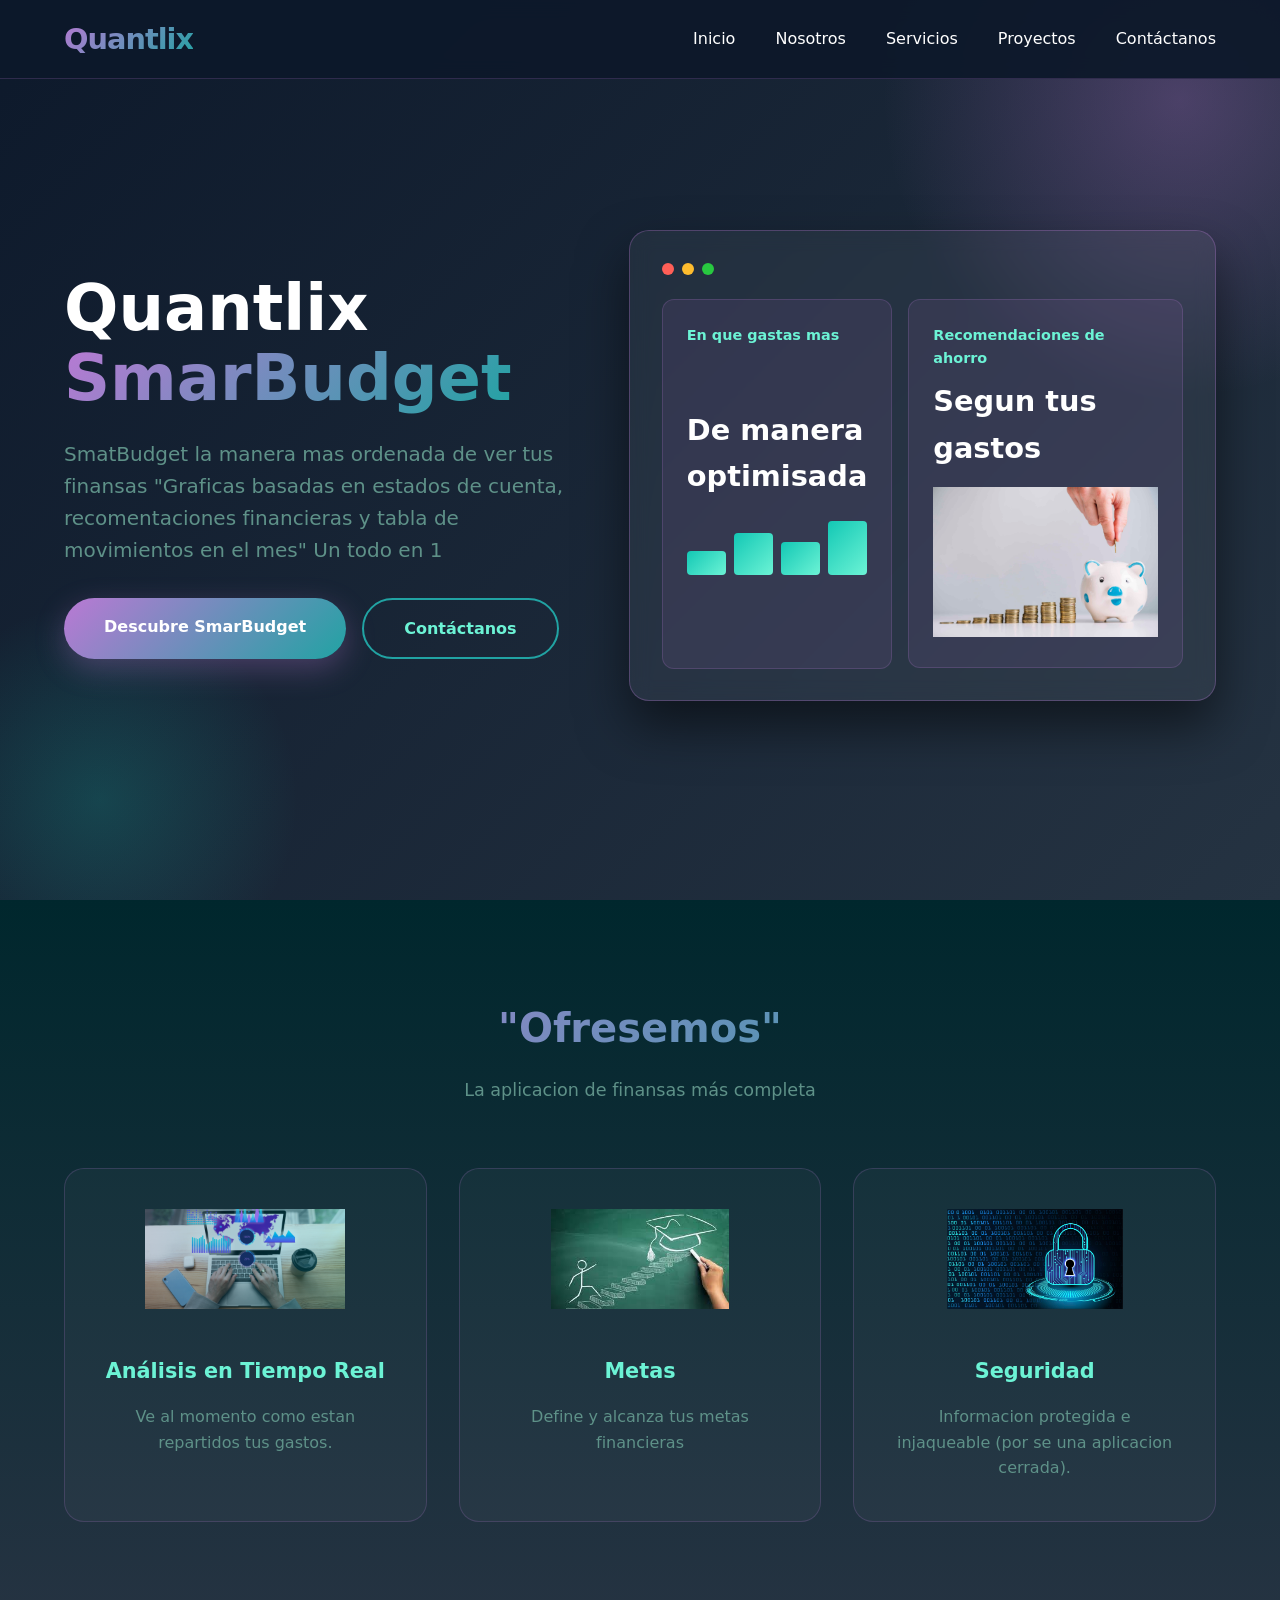
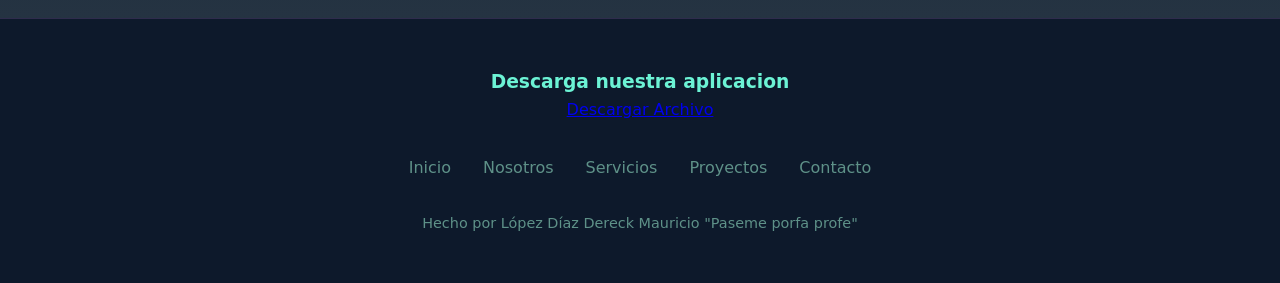
<file: index.html>
<!DOCTYPE html>
<html lang="es">
<head>
    <meta charset="UTF-8">
    <meta name="viewport" content="width=device-width, initial-scale=1.0">
    <title>Quantlix - SmarBudget | Gestión Financiera</title>
    <link rel="stylesheet" href="style.css">
</head>
<body>

    <nav>
        <div class="nav-container">
            <div class="logo">Quantlix</div>
            <ul class="nav-links">
                <li><a href="index.html" class="active">Inicio</a></li>
                <li><a href="nosotros.html">Nosotros</a></li>
                <li><a href="servisios.html">Servicios</a></li>
                <li><a href="proyectos.html">Proyectos</a></li>
                <li><a href="contacto.html">Contáctanos</a></li>
            </ul>
        </div>
    </nav>

    <section class="hero">
        <div class="hero-content">
            <div class="hero-text">
                <h1>Quantlix <span>SmarBudget</span></h1>
                <p>SmatBudget la manera mas ordenada de ver tus finansas "Graficas basadas en estados de cuenta, recomentaciones financieras y tabla de movimientos en el mes" Un todo en 1</p>
                <div class="cta-buttons">
                    <a href="proyectos.html" class="btn btn-primary">Descubre SmarBudget</a>
                    <a href="contacto.html" class="btn btn-secondary">Contáctanos</a>
                </div>
            </div>
            <div class="hero-visual">
                <div class="dashboard-mockup">
                    <div class="mockup-header">
                        <div class="dot dot-1"></div>
                        <div class="dot dot-2"></div>
                        <div class="dot dot-3"></div>
                    </div>
                    <div class="mockup-content">
                        <div class="mockup-card">
                            <h4>En que gastas mas</h4>
                            <br><br>
                            <div class="amount">De manera optimisada</div>
                            <div class="chart-bar">
                                <div class="bar" style="height: 40%"></div>
                                <div class="bar" style="height: 70%"></div>
                                <div class="bar" style="height: 55%"></div>
                                <div class="bar" style="height: 90%"></div>
                            </div>
                        </div>
                        <div class="mockup-card">
                            <h4>Recomendaciones de ahorro</h4>
                            <div class="amount">Segun tus gastos</div>
                            <div style="margin-top: 1rem; color: #6CF3D5; font-size: 0.9rem;"><img src="img/human-hand-inserting-coin-piggybank-scaled-1.jpg" height=150px></div>
                        </div>
                    </div>
                </div>
            </div>
        </div>
    </section>

    <section class="features-section">
        <div class="section-title">
            <h2>"Ofresemos"</h2>
            <p>La aplicacion de finansas más completa</p>
        </div>
        <div class="features-grid">
            <div class="feature-card">
                <div class="feature-icon"><img src="img/Blog_imagen_articulo-2.png" height="100px" alt=""></div>
                <h3>Análisis en Tiempo Real</h3>
                <p>Ve al momento como estan repartidos tus gastos.</p>
            </div>
            <div class="feature-card">
                <div class="feature-icon"><img src="img/images.jfif" height="100px" alt=""></div>
                <h3>Metas</h3>
                <p>Define y alcanza tus metas financieras</p>
            </div>
            <div class="feature-card">
                <div class="feature-icon"><img src="img/¿Cuales-son-los-3-pilares-de-la-seguridad-informatica-scaled.webp" height="100px" alt=""></div>
                <h3>Seguridad</h3>
                <p>Informacion protegida e injaqueable (por se una aplicacion cerrada).</p>
            </div>
        </div>
    </section>

    <footer>
        <div class="footer-content">
            <h3 class="descarga""">Descarga nuestra aplicacion</h3>
            <a href="Practica 1.zip" download="">Descargar Archivo</a>
            <ul class="footer-links">
                <li><a href="index.html">Inicio</a></li>
                <li><a href="nosotros.html">Nosotros</a></li>
                <li><a href="servisios.html">Servicios</a></li>
                <li><a href="proyectos.html">Proyectos</a></li>
                <li><a href="contacto.html">Contacto</a></li>
            </ul>
            <p class="copyright">Hecho por López Díaz Dereck Mauricio "Paseme porfa profe"</p>
        </div>
    </footer>

</body>
</html>
</file>
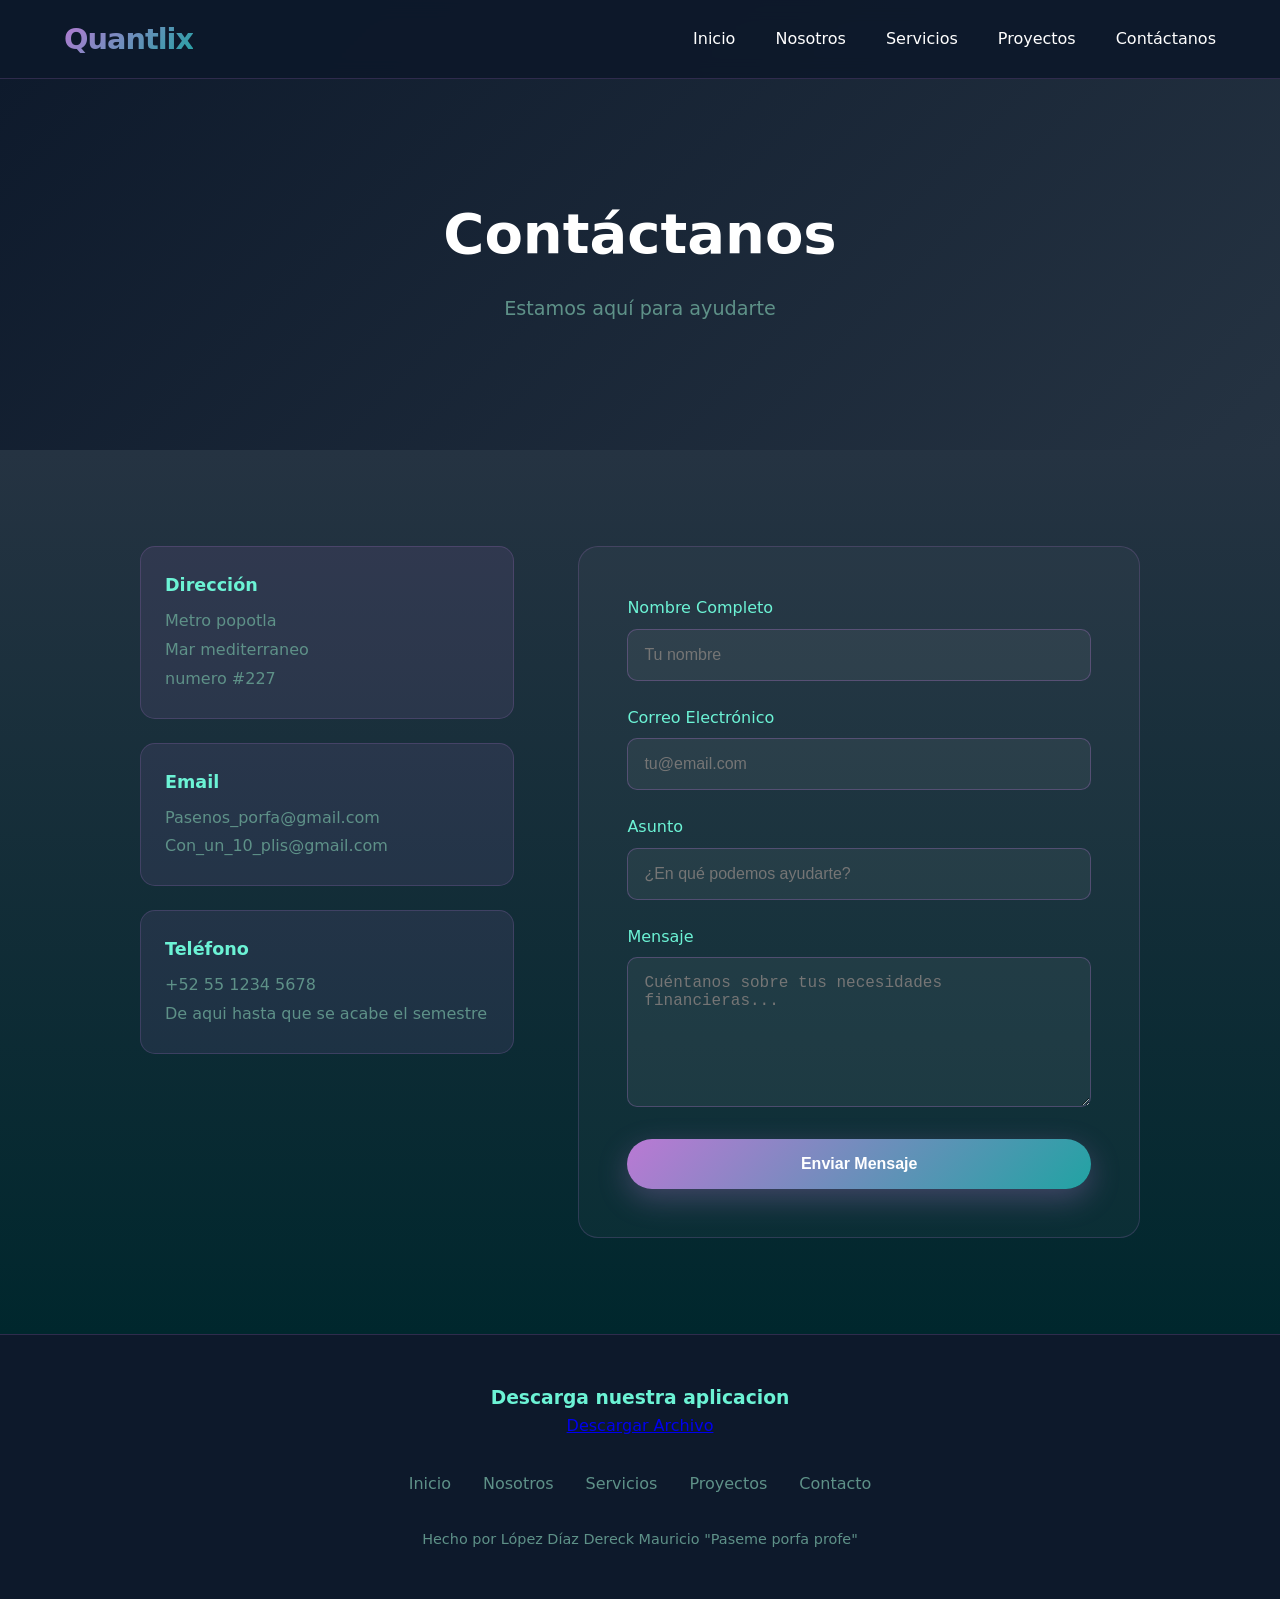
<file: contacto.html>
<!DOCTYPE html>
<html lang="es">
<head>
    <meta charset="UTF-8">
    <meta name="viewport" content="width=device-width, initial-scale=1.0">
    <title>Contáctanos - Quantlix</title>
    <link rel="stylesheet" href="style.css">
</head>
<body>

    <nav>
        <div class="nav-container">
            <div class="logo">Quantlix</div>
            <ul class="nav-links">
                <li><a href="index.html">Inicio</a></li>
                <li><a href="nosotros.html">Nosotros</a></li>
                <li><a href="servisios.html">Servicios</a></li>
                <li><a href="proyectos.html">Proyectos</a></li>
                <li><a href="contacto.html" class="active">Contáctanos</a></li>
            </ul>
        </div>
    </nav>

    <section class="page-header">
        <div class="page-header-content">
            <h1>Contáctanos</h1>
            <p>Estamos aquí para ayudarte</p>
        </div>
    </section>

    <section class="contact-section">
        <div class="contact-container">
            <div class="contact-info">
                <div class="info-card">
                    <h3>Dirección</h3>
                    <p>Metro popotla<br>
                    Mar mediterraneo<br>
                    numero #227</p>
                </div>
                <div class="info-card">
                    <h3>Email</h3>
                    <p>Pasenos_porfa@gmail.com<br>
                    Con_un_10_plis@gmail.com</p>
                </div>
                <div class="info-card">
                    <h3>Teléfono</h3>
                    <p>+52 55 1234 5678<br>
                    De aqui hasta que se acabe el semestre</p>
                </div>
            </div>

            <form class="contact-form" onsubmit="event.preventDefault(); alert('¡Mensaje enviado! Te contactaremos pronto.');">
                <div class="form-group">
                    <label for="name">Nombre Completo</label>
                    <input type="text" id="name" name="name" required placeholder="Tu nombre">
                </div>
                <div class="form-group">
                    <label for="email">Correo Electrónico</label>
                    <input type="email" id="email" name="email" required placeholder="tu@email.com">
                </div>
                <div class="form-group">
                    <label for="subject">Asunto</label>
                    <input type="text" id="subject" name="subject" required placeholder="¿En qué podemos ayudarte?">
                </div>
                <div class="form-group">
                    <label for="message">Mensaje</label>
                    <textarea id="message" name="message" required placeholder="Cuéntanos sobre tus necesidades financieras..."></textarea>
                </div>
                <button type="submit" class="btn btn-primary" style="width: 100%;">Enviar Mensaje</button>
            </form>
        </div>
    </section>

    <footer>
        <div class="footer-content">
            <h3 class="descarga""">Descarga nuestra aplicacion</h3>
            <a href="Practica 1.zip" download="">Descargar Archivo</a>
            <ul class="footer-links">
                <li><a href="index.html">Inicio</a></li>
                <li><a href="nosotros.html">Nosotros</a></li>
                <li><a href="servisios.html">Servicios</a></li>
                <li><a href="proyectos.html">Proyectos</a></li>
                <li><a href="contacto.html">Contacto</a></li>
            </ul>
            <p class="copyright">Hecho por López Díaz Dereck Mauricio "Paseme porfa profe"</p>
        </div>
    </footer>

</body>
</html>
</file>
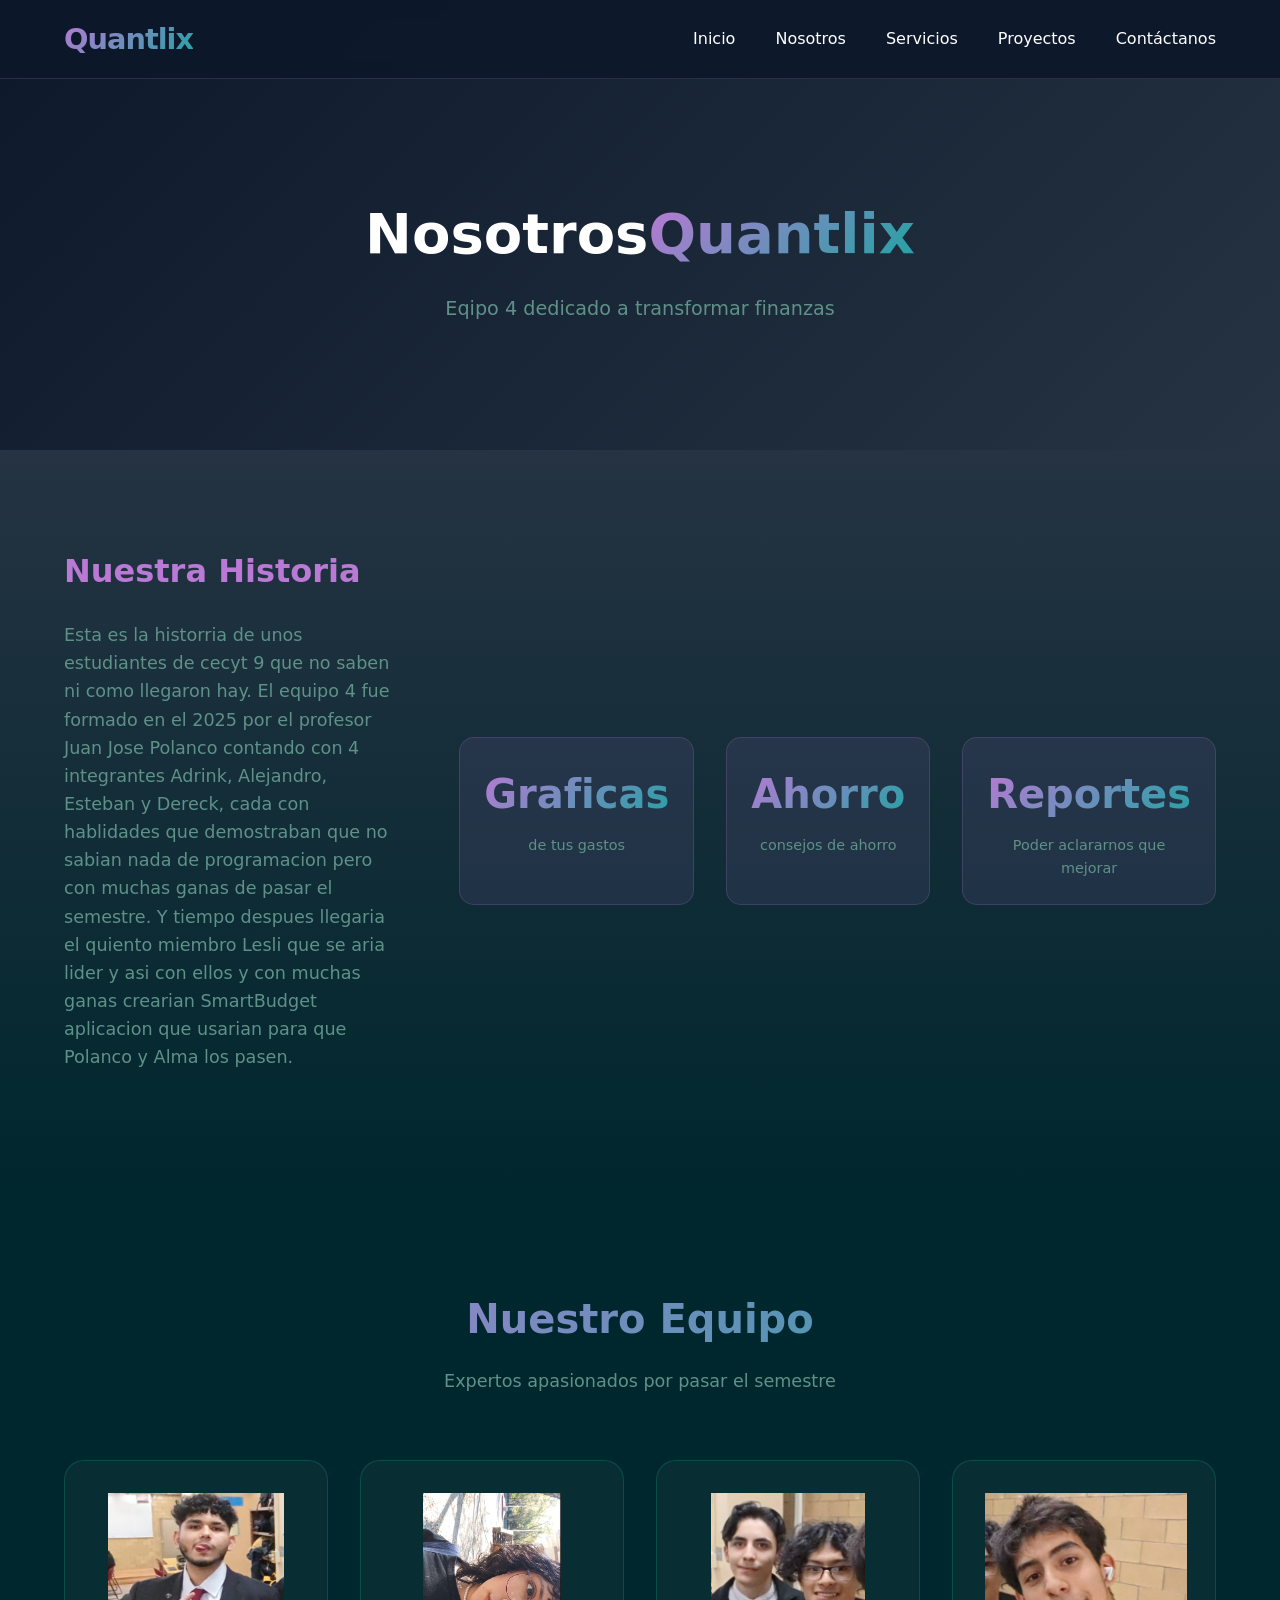
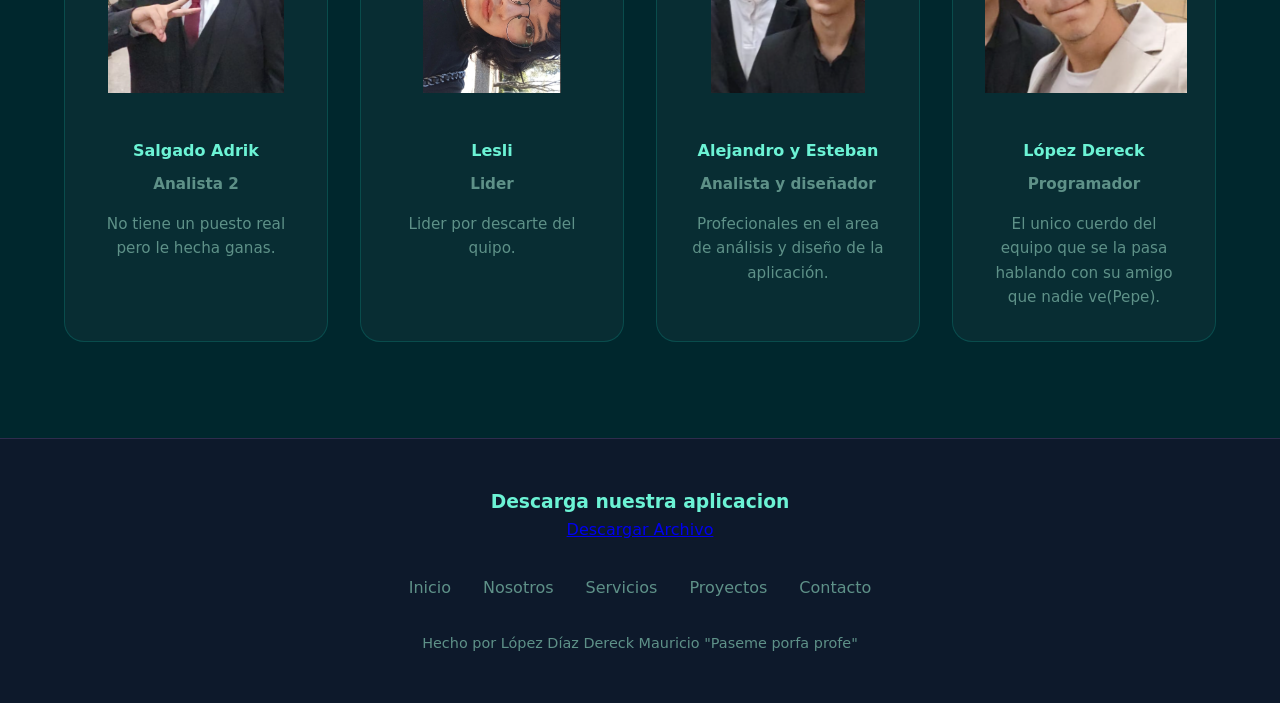
<file: nosotros.html>
<!DOCTYPE html>
<html lang="es">
<head>
    <meta charset="UTF-8">
    <meta name="viewport" content="width=device-width, initial-scale=1.0">
    <title>Nosotros - Quantlix</title>
    <link rel="stylesheet" href="style.css">
</head>
<body>

    <nav>
        <div class="nav-container">
            <div class="logo">Quantlix</div>
            <ul class="nav-links">
                <li><a href="index.html">Inicio</a></li>
                <li><a href="nosotros.html" class="active">Nosotros</a></li>
                <li><a href="servisios.html">Servicios</a></li>
                <li><a href="proyectos.html">Proyectos</a></li>
                <li><a href="contacto.html">Contáctanos</a></li>
            </ul>
        </div>
    </nav>

    <section class="page-header">
        <div class="page-header-content">
            <h1>Nosotros<span>Quantlix</span></h1>
            <p>Eqipo 4 dedicado a transformar finanzas</p>
        </div>
    </section>

    <section class="about-section">
        <div class="about-grid">
            <div class="about-text">
                <h3>Nuestra Historia</h3>
                <p>
                    Esta es la historria de unos estudiantes de cecyt 9 que no saben ni como llegaron hay.
                    El equipo 4 fue formado en el 2025 por el profesor Juan Jose Polanco contando con 4 integrantes Adrink, Alejandro, Esteban y Dereck, cada con hablidades que demostraban que no sabian nada de programacion pero con muchas ganas de pasar el semestre. Y tiempo despues llegaria el quiento miembro Lesli que se aria lider y asi con ellos y con muchas ganas crearian SmartBudget aplicacion que usarian para que Polanco y Alma los pasen.
                </p>
            </div>
            <div class="about-visual">
                <div class="stats">
                    <div class="stat-item">
                        <div class="stat-number">Graficas</div>
                        <div class="stat-label">de tus gastos</div>
                    </div>
                    <div class="stat-item">
                        <div class="stat-number">Ahorro</div>
                        <div class="stat-label">consejos de ahorro</div>
                    </div>
                    <div class="stat-item">
                        <div class="stat-number">Reportes</div>
                        <div class="stat-label">Poder aclararnos que mejorar</div>
                    </div>
                </div>
            </div>
        </div>
    </section>

    <section class="team-section">
        <div class="section-title">
            <h2>Nuestro Equipo</h2>
            <p>Expertos apasionados por pasar el semestre</p>
        </div>
        <div class="team-grid">
            <div class="team-card">
                <div class="team-avatar"><img src="img/Captura de pantalla 2026-04-13 215719.png" height="200px" alt=""></div>
                <h4>Salgado Adrik</h4>
                <p class="team-role">Analista 2</p>
                <p>No tiene un puesto real pero le hecha ganas.</p>
            </div>
            <div class="team-card">
                <div class="team-avatar"><img src="img/les.png" height="200px" alt=""></div>
                <h4>Lesli</h4>
                <p class="team-role">Lider</p>
                <p>Lider por descarte del quipo.</p>
            </div>
            <div class="team-card">
                <div class="team-avatar"><img src="img/Esteban y ale.png" height="200px" alt=""></div>
                <h4>Alejandro y Esteban</h4>
                <p class="team-role">Analista y diseñador</p>
                <p>Profecionales en el area de análisis y diseño de la aplicación.</p>
            </div>
            <div class="team-card">
                <div class="team-avatar"><img src="img/poyo.png" height="200px" alt=""></div>
                <h4>López Dereck</h4>
                <p class="team-role">Programador</p>
                <p>El unico cuerdo del equipo que se la pasa hablando con su amigo que nadie ve(Pepe).</p>
            </div>
        </div>
    </section>

    <footer>
        <h3 class="descarga""">Descarga nuestra aplicacion</h3>
            <a href="Practica 1.zip" download="">Descargar Archivo</a>
            <ul class="footer-links">
                <li><a href="index.html">Inicio</a></li>
                <li><a href="nosotros.html">Nosotros</a></li>
                <li><a href="servisios.html">Servicios</a></li>
                <li><a href="proyectos.html">Proyectos</a></li>
                <li><a href="contacto.html">Contacto</a></li>
            </ul>
            <p class="copyright">Hecho por López Díaz Dereck Mauricio "Paseme porfa profe"</p>
        </div>
    </footer>

</body>
</html>
</file>
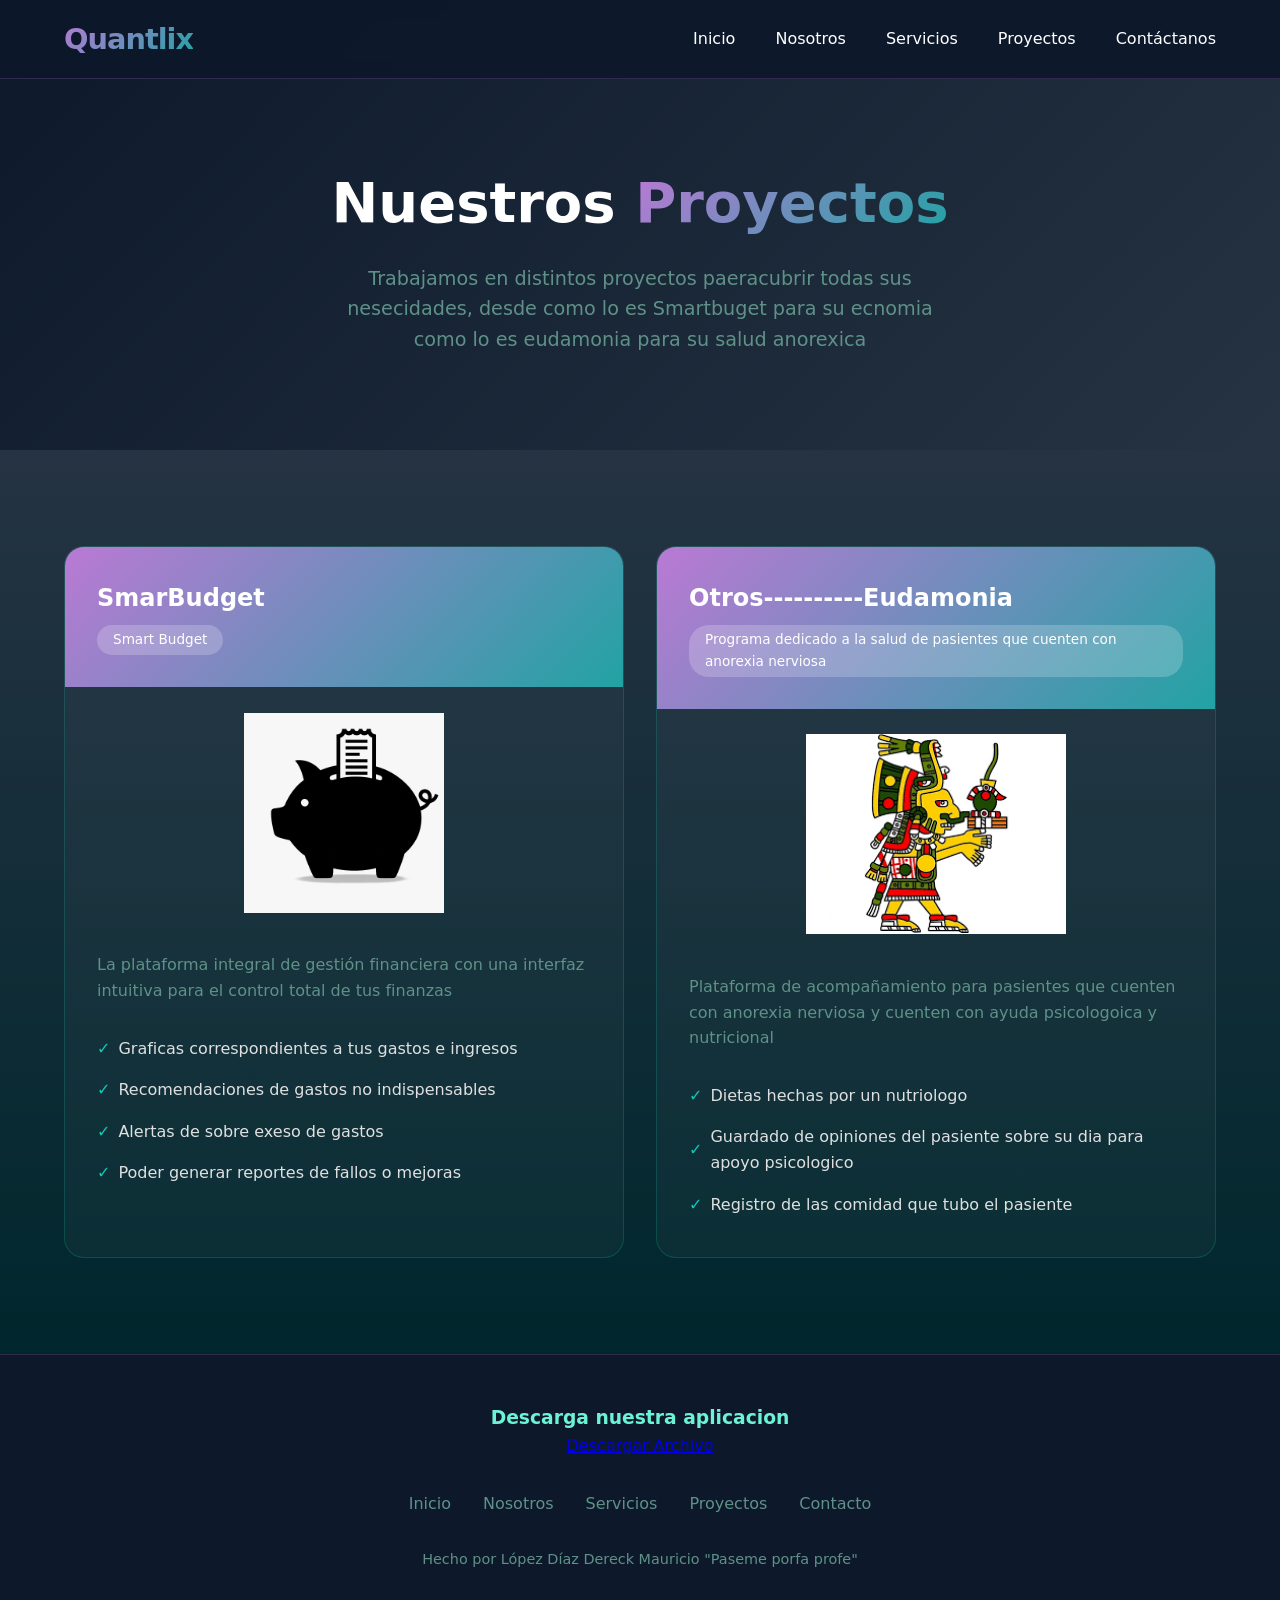
<file: proyectos.html>
<!DOCTYPE html>
<html lang="es">
<head>
    <meta charset="UTF-8">
    <meta name="viewport" content="width=device-width, initial-scale=1.0">
    <title>Proyectos - Quantlix</title>
    <link rel="stylesheet" href="style.css">
</head>
<body>

    <nav>
        <div class="nav-container">
            <div class="logo">Quantlix</div>
            <ul class="nav-links">
                <li><a href="index.html">Inicio</a></li>
                <li><a href="nosotros.html">Nosotros</a></li>
                <li><a href="servisios.html">Servicios</a></li>
                <li><a href="proyectos.html" class="active">Proyectos</a></li>
                <li><a href="contacto.html">Contáctanos</a></li>
            </ul>
        </div>
    </nav>

    <section class="page-header">
        <div class="page-header-content">
            <h1>Nuestros <span>Proyectos</span></h1>
            <p>Trabajamos en distintos proyectos paeracubrir todas sus nesecidades, desde como lo es Smartbuget para su ecnomia como lo es eudamonia para su salud anorexica</p>
        </div>
    </section>

    <section class="projects-section">
        <div class="projects-grid">
            <div class="project-card">
                <div class="project-header">
                    <h3>SmarBudget</h3>
                    <span class="project-tag">Smart Budget</span>
                </div>
                <br>
                <div class="mar" class="feature-icon"><img src="img/Multimedia.jpg" height="200px" alt=""></div>
                <div class="project-body">
                    <p>La plataforma integral de gestión financiera con una interfaz intuitiva para el control total de tus finanzas</p>
                    <ul class="project-features">
                        <li>Graficas correspondientes a tus gastos e ingresos</li>
                        <li>Recomendaciones de gastos no indispensables</li>
                        <li>Alertas de sobre exeso de gastos</li>
                        <li>Poder generar reportes de fallos o mejoras</li>
                    </ul>
                </div>
            </div>
            <div class="project-card">
                <div class="project-header">
                    <h3>Otros----------Eudamonia</h3>
                    <span class="project-tag">Programa dedicado a la salud de pasientes que cuenten con anorexia nerviosa</span>
                </div>
                <br>
                <div class="mar" class="feature-icon"><img src="img/images.png" height="200px" alt=""></div>
                <div class="project-body">
                    <p>
                        Plataforma de acompañamiento para pasientes que cuenten con anorexia nerviosa y cuenten con ayuda psicologoica y nutricional
                    </p>
                    <ul class="project-features">
                        <li>Dietas hechas por un nutriologo</li>
                        <li>Guardado de opiniones del pasiente sobre su dia para apoyo psicologico</li>
                        <li>Registro de las comidad que tubo el pasiente</li>
                    </ul>
                </div>
            </div>


        </div>
    </section>

    <footer>
        <div class="footer-content">
            <h3 class="descarga""">Descarga nuestra aplicacion</h3>
            <a href="Practica 1.zip" download="">Descargar Archivo</a>
            <ul class="footer-links">
                <li><a href="index.html">Inicio</a></li>
                <li><a href="nosotros.html">Nosotros</a></li>
                <li><a href="servisios.html">Servicios</a></li>
                <li><a href="proyectos.html">Proyectos</a></li>
                <li><a href="contacto.html">Contacto</a></li>
            </ul>
            <p class="copyright">Hecho por López Díaz Dereck Mauricio "Paseme porfa profe"</p>        
        </div>
    </footer>

</body>
</html>
</file>
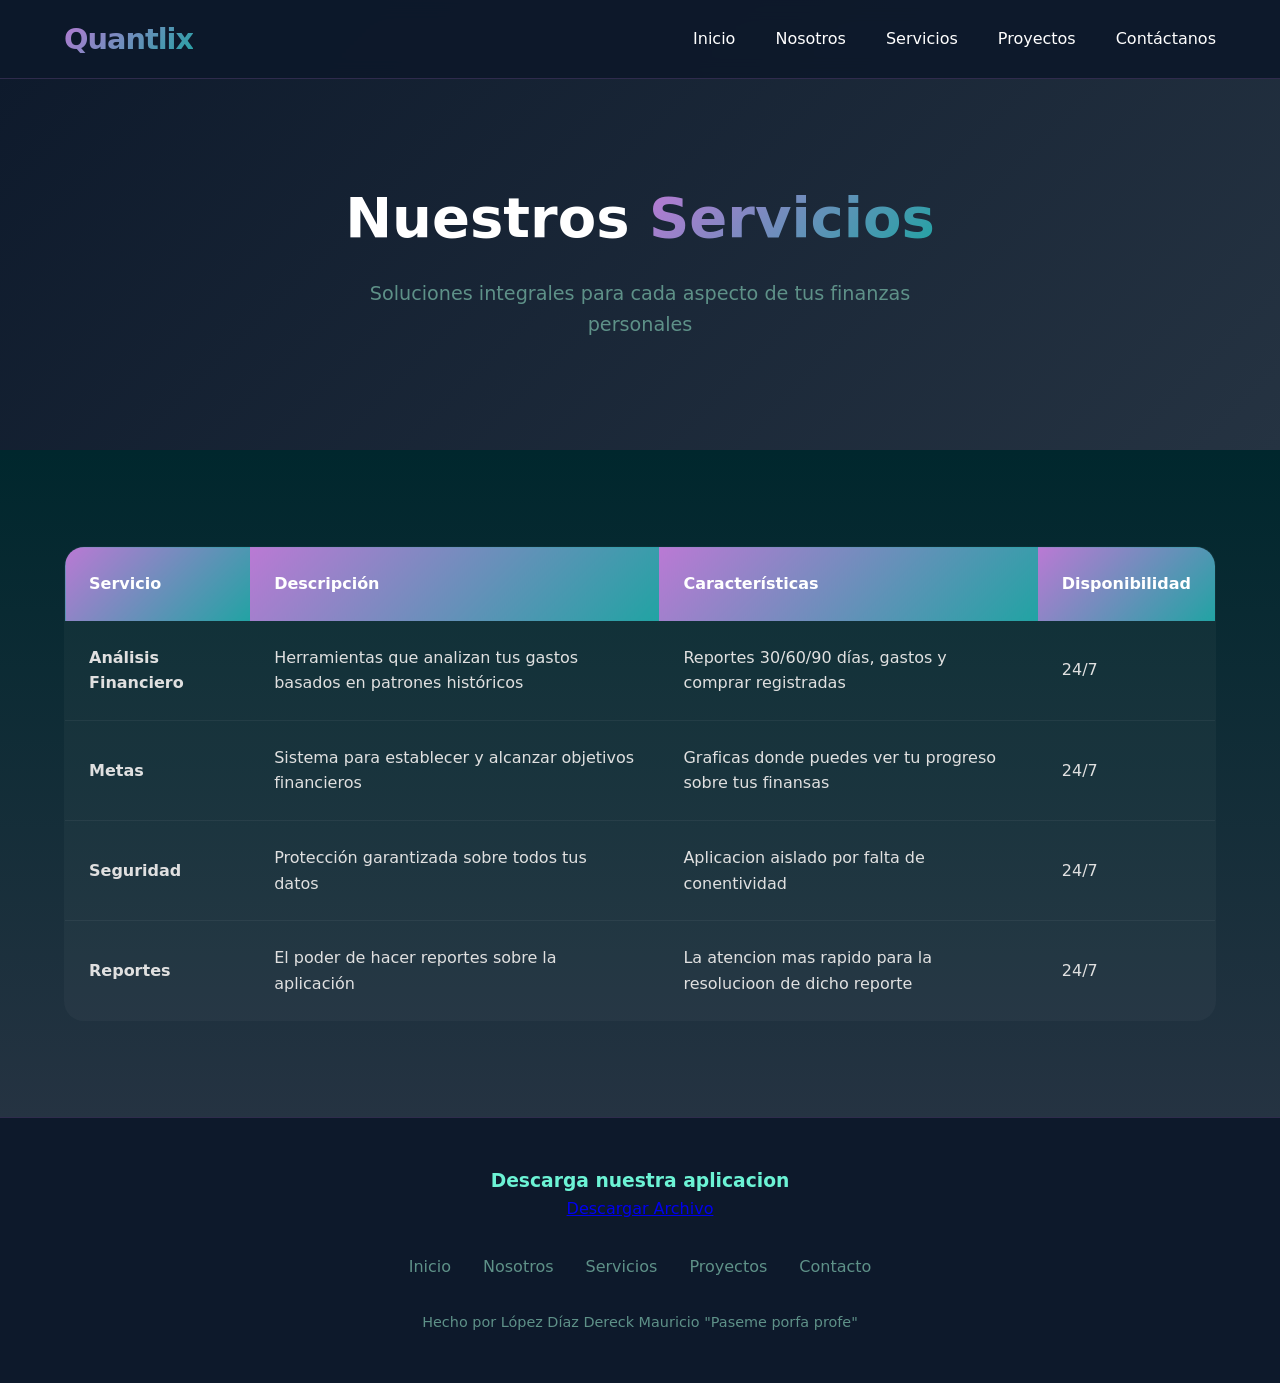
<file: servisios.html>
<!DOCTYPE html>
<html lang="es">
<head>
    <meta charset="UTF-8">
    <meta name="viewport" content="width=device-width, initial-scale=1.0">
    <title>Servicios - Quantlix</title>
    <link rel="stylesheet" href="style.css">
</head>
<body>

    <nav>
        <div class="nav-container">
            <div class="logo">Quantlix</div>
            <ul class="nav-links">
                <li><a href="index.html">Inicio</a></li>
                <li><a href="nosotros.html">Nosotros</a></li>
                <li><a href="servisios.html" class="active">Servicios</a></li>
                <li><a href="proyectos.html">Proyectos</a></li>
                <li><a href="contacto.html">Contáctanos</a></li>
            </ul>
        </div>
    </nav>

    <section class="page-header">
        <div class="page-header-content">
            <h1>Nuestros <span>Servicios</span></h1>
            <p>Soluciones integrales para cada aspecto de tus finanzas personales</p>
        </div>
    </section>

    <section class="services-section">
        <table class="services-table">
            <thead>
                <tr>
                    <th>Servicio</th>
                    <th>Descripción</th>
                    <th>Características</th>
                    <th>Disponibilidad</th>
                </tr>
            </thead>
            <tbody>
                <tr>
                    <td>
                        <strong>Análisis Financiero</strong>
                    </td>
                    <td>Herramientas que analizan tus gastos basados en patrones históricos</td>
                    <td>Reportes 30/60/90 días, gastos y comprar registradas</td>
                    <td>24/7</td>
                </tr>
                <tr>
                    <td>
                        <strong>Metas</strong>
                    </td>
                    <td>Sistema para establecer y alcanzar objetivos financieros</td>
                    <td>Graficas donde puedes ver tu progreso sobre tus finansas</td>
                    <td>24/7</td>
                </tr>
                <tr>
                    <td>
                        <strong>Seguridad</strong>
                    </td>
                    <td>Protección garantizada sobre todos tus datos</td>
                    <td>Aplicacion aislado por falta de conentividad</td>
                    <td>24/7</td>
                </tr>
                <tr>
                    <td>
                        <strong>Reportes</strong>
                    </td>
                    <td>El poder de hacer reportes sobre la aplicación</td>
                    <td>La atencion mas rapido para la resolucioon de dicho reporte</td>
                    <td>24/7</td>
                </tr>
            </tbody>
        </table>
    </section>

    <footer>
        <div class="footer-content">
            <h3 class="descarga""">Descarga nuestra aplicacion</h3>
            <a href="Practica 1.zip" download="">Descargar Archivo</a>
            <ul class="footer-links">
                <li><a href="index.html">Inicio</a></li>
                <li><a href="nosotros.html">Nosotros</a></li>
                <li><a href="servisios.html">Servicios</a></li>
                <li><a href="proyectos.html">Proyectos</a></li>
                <li><a href="contacto.html">Contacto</a></li>
            </ul>
            <p class="copyright">Hecho por López Díaz Dereck Mauricio "Paseme porfa profe"</p>
        </div>
    </footer>

</body>
</html>
</file>
<file: style.css>
* {
    margin: 0;
    padding: 0;
    box-sizing: border-box;
}

:root {
    --primary-purple: #BA79D4;
    --primary-teal: #21A3A3;
    --accent-teal: #13C8B5;
    --light-teal: #6CF3D5;
    --dark-blue: #2B364A;
    --sage: #5E9188;
    --deep-teal: #3E5954;
    --near-black: #00272D;
    --navy: #253342;
    --charcoal: #232226;
    --black-blue: #0D192B;
    
    --gradient-1: linear-gradient(135deg, #BA79D4 0%, #21A3A3 100%);
    --gradient-2: linear-gradient(135deg, #13C8B5 0%, #6CF3D5 100%);
    --gradient-dark: linear-gradient(135deg, #0D192B 0%, #253342 100%);
}

body {
    font-family: 'Segoe UI', system-ui, -apple-system, sans-serif;
    background-color: var(--near-black);
    color: #ffffff;
    line-height: 1.6;
    overflow-x: hidden;
}

nav {
    position: fixed;
    top: 0;
    width: 100%;
    background: rgba(13, 25, 43, 0.95);
    backdrop-filter: blur(10px);
    z-index: 1000;
    padding: 1rem 5%;
    border-bottom: 1px solid rgba(186, 121, 212, 0.2);
}

.mar{
    margin: auto;
    text-align: center;
}

.descarga{
    color: #6CF3D5;
}

a-href{
    color: #5E9188;
}

.nav-container {
    max-width: 1400px;
    margin: 0 auto;
    display: flex;
    justify-content: space-between;
    align-items: center;
}

.logo {
    font-size: 1.8rem;
    font-weight: 800;
    background: var(--gradient-1);
    -webkit-background-clip: text;
    -webkit-text-fill-color: transparent;
    background-clip: text;
    letter-spacing: -1px;
}

.nav-links {
    display: flex;
    gap: 2.5rem;
    list-style: none;
}

.nav-links a {
    color: #fff;
    text-decoration: none;
    font-weight: 500;
}

.nav-links a:hover {
    color: var(--light-teal);
}

.hero {
    min-height: 100vh;
    display: flex;
    align-items: center;
    justify-content: center;
    background: var(--gradient-dark);
    position: relative;
    overflow: hidden;
    padding: 6rem 5% 4rem;
}

.hero::before {
    content: '';
    position: absolute;
    width: 600px;
    height: 600px;
    background: radial-gradient(circle, rgba(186, 121, 212, 0.3) 0%, transparent 70%);
    top: -200px;
    right: -200px;
}

.hero::after {
    content: '';
    position: absolute;
    width: 400px;
    height: 400px;
    background: radial-gradient(circle, rgba(19, 200, 181, 0.2) 0%, transparent 70%);
    bottom: -100px;
    left: -100px;
}

.hero-content {
    max-width: 1400px;
    display: grid;
    grid-template-columns: 1fr 1fr;
    gap: 4rem;
    align-items: center;
    position: relative;
    z-index: 1;
}

.hero-text h1 {
    font-size: 4rem;
    font-weight: 800;
    line-height: 1.1;
    margin-bottom: 1.5rem;
}

.hero-text h1 span {
    background: var(--gradient-1);
    -webkit-background-clip: text;
    -webkit-text-fill-color: transparent;
    background-clip: text;
}

.hero-text p {
    font-size: 1.25rem;
    color: var(--sage);
    margin-bottom: 2rem;
}

.cta-buttons {
    display: flex;
    gap: 1rem;
}

.btn {
    padding: 1rem 2.5rem;
    border-radius: 50px;
    font-weight: 600;
    text-decoration: none;
    cursor: pointer;
    border: none;
    font-size: 1rem;
}

.btn-primary {
    background: var(--gradient-1);
    color: white;
    box-shadow: 0 10px 30px rgba(186, 121, 212, 0.3);
}

.btn-secondary {
    background: transparent;
    border: 2px solid var(--primary-teal);
    color: var(--light-teal);
}

.btn-secondary:hover {
    background: var(--primary-teal);
    color: white;
}

.hero-visual {
    position: relative;
}

.dashboard-mockup {
    background: rgba(255, 255, 255, 0.05);
    backdrop-filter: blur(10px);
    border-radius: 20px;
    padding: 2rem;
    border: 1px solid rgba(186, 121, 212, 0.3);
    box-shadow: 0 25px 50px rgba(0, 0, 0, 0.5);
}

.mockup-header {
    display: flex;
    gap: 0.5rem;
    margin-bottom: 1.5rem;
}

.dot {
    width: 12px;
    height: 12px;
    border-radius: 50%;
}

.dot-1 { background: #ff5f57; }
.dot-2 { background: #febc2e; }
.dot-3 { background: #28c840; }

.mockup-content {
    display: grid;
    grid-template-columns: 1fr 1fr;
    gap: 1rem;
}

.mockup-card {
    background: rgba(186, 121, 212, 0.1);
    border-radius: 12px;
    padding: 1.5rem;
    border: 1px solid rgba(186, 121, 212, 0.2);
}

.mockup-card h4 {
    color: var(--light-teal);
    font-size: 0.9rem;
    margin-bottom: 0.5rem;
}

.mockup-card .amount {
    font-size: 1.8rem;
    font-weight: 700;
    color: white;
}

.chart-bar {
    display: flex;
    align-items: flex-end;
    gap: 0.5rem;
    height: 60px;
    margin-top: 1rem;
}

.bar {
    flex: 1;
    background: var(--gradient-2);
    border-radius: 4px;
}

/* Page Header */
.page-header {
    min-height: 50vh;
    display: flex;
    align-items: center;
    justify-content: center;
    background: var(--gradient-dark);
    position: relative;
    padding: 8rem 5% 4rem;
    text-align: center;
}

.page-header-content h1 {
    font-size: 3.5rem;
    font-weight: 800;
    margin-bottom: 1rem;
}

.page-header-content h1 span {
    background: var(--gradient-1);
    -webkit-background-clip: text;
    -webkit-text-fill-color: transparent;
    background-clip: text;
}

.page-header-content p {
    color: var(--sage);
    font-size: 1.2rem;
    max-width: 600px;
    margin: 0 auto;
}

/* Sections */
section {
    padding: 6rem 5%;
    max-width: 1400px;
    margin: 0 auto;
}

.section-title {
    text-align: center;
    margin-bottom: 4rem;
}

.section-title h2 {
    font-size: 2.5rem;
    margin-bottom: 1rem;
    background: var(--gradient-1);
    -webkit-background-clip: text;
    -webkit-text-fill-color: transparent;
    background-clip: text;
}

.section-title p {
    color: var(--sage);
    font-size: 1.1rem;
    max-width: 600px;
    margin: 0 auto;
}

/* Features Section */
.features-section {
    background: linear-gradient(180deg, var(--near-black) 0%, var(--navy) 100%);
}

.features-grid {
    display: grid;
    grid-template-columns: repeat(auto-fit, minmax(300px, 1fr));
    gap: 2rem;
}

.feature-card {
    background: rgba(255, 255, 255, 0.03);
    border-radius: 20px;
    padding: 2.5rem;
    text-align: center;
    border: 1px solid rgba(186, 121, 212, 0.2);
}

.feature-card:hover {
    border-color: var(--primary-purple);
    box-shadow: 0 20px 40px rgba(186, 121, 212, 0.2);
}

.feature-icon {
    font-size: 3rem;
    margin-bottom: 1.5rem;
}

.feature-card h3 {
    color: var(--light-teal);
    margin-bottom: 1rem;
    font-size: 1.3rem;
}

.feature-card p {
    color: var(--sage);
}

/* About Section */
.about-section {
    background: linear-gradient(180deg, var(--navy) 0%, var(--near-black) 100%);
}

.about-grid {
    display: grid;
    grid-template-columns: 1fr 1fr;
    gap: 4rem;
    align-items: center;
}

.about-text h3 {
    font-size: 2rem;
    margin-bottom: 1.5rem;
    color: var(--primary-purple);
}

.about-text p {
    color: var(--sage);
    margin-bottom: 1.5rem;
    font-size: 1.1rem;
}

.stats {
    display: grid;
    grid-template-columns: repeat(3, 1fr);
    gap: 2rem;
}

.stat-item {
    text-align: center;
    padding: 1.5rem;
    background: rgba(186, 121, 212, 0.1);
    border-radius: 15px;
    border: 1px solid rgba(186, 121, 212, 0.2);
}

.stat-number {
    font-size: 2.5rem;
    font-weight: 800;
    background: var(--gradient-1);
    -webkit-background-clip: text;
    -webkit-text-fill-color: transparent;
    background-clip: text;
}

.stat-label {
    color: var(--sage);
    font-size: 0.9rem;
    margin-top: 0.5rem;
}

/* Team Section */
.team-section {
    background: var(--near-black);
}

.team-grid {
    display: grid;
    grid-template-columns: repeat(auto-fit, minmax(250px, 1fr));
    gap: 2rem;
}

.team-card {
    background: rgba(255, 255, 255, 0.03);
    border-radius: 20px;
    padding: 2rem;
    text-align: center;
    border: 1px solid rgba(19, 200, 181, 0.2);
}

.team-card:hover {
    border-color: var(--accent-teal);
}

.team-avatar {
    font-size: 4rem;
    margin-bottom: 1rem;
}

.team-card h4 {
    color: var(--light-teal);
    margin-bottom: 0.5rem;
}

.team-role {
    color: var(--primary-purple);
    font-size: 0.9rem;
    font-weight: 600;
    margin-bottom: 1rem;
}

.team-card p {
    color: var(--sage);
    font-size: 0.95rem;
}

/* Services Table */
.services-section {
    background: linear-gradient(180deg, var(--near-black) 0%, var(--navy) 100%);
}

.services-table {
    width: 100%;
    border-collapse: collapse;
    background: rgba(255, 255, 255, 0.03);
    border-radius: 20px;
    overflow: hidden;
    border: 1px solid rgba(186, 121, 212, 0.2);
}

.services-table th {
    background: var(--gradient-1);
    padding: 1.5rem;
    text-align: left;
    font-weight: 600;
    color: white;
}

.services-table td {
    padding: 1.5rem;
    border-bottom: 1px solid rgba(255, 255, 255, 0.05);
    color: #e0e0e0;
}

.services-table tr:hover {
    background: rgba(186, 121, 212, 0.05);
}

.services-table tr:last-child td {
    border-bottom: none;
}

.service-icon {
    display: inline-flex;
    align-items: center;
    justify-content: center;
    width: 40px;
    height: 40px;
    background: var(--gradient-2);
    border-radius: 10px;
    margin-right: 1rem;
    font-size: 1.2rem;
}

/* Gallery */
.gallery-section {
    background: var(--black-blue);
    max-width: 100%;
}

.gallery-grid {
    display: grid;
    grid-template-columns: repeat(auto-fit, minmax(300px, 1fr));
    gap: 2rem;
}

.gallery-item {
    position: relative;
    border-radius: 20px;
    overflow: hidden;
    aspect-ratio: 4/3;
    cursor: pointer;
}

.gallery-item img {
    width: 100%;
    height: 100%;
    object-fit: cover;
}

.gallery-overlay {
    position: absolute;
    bottom: 0;
    left: 0;
    right: 0;
    background: linear-gradient(transparent, rgba(13, 25, 43, 0.95));
    padding: 2rem;
    display: none;
}

.gallery-item:hover .gallery-overlay {
    display: block;
}

.gallery-overlay h3 {
    color: var(--light-teal);
    margin-bottom: 0.5rem;
}

.gallery-overlay p {
    color: var(--sage);
    font-size: 0.9rem;
}

/* Projects Section */
.projects-section {
    background: linear-gradient(180deg, var(--navy) 0%, var(--near-black) 100%);
}

.projects-grid {
    display: grid;
    grid-template-columns: repeat(auto-fit, minmax(350px, 1fr));
    gap: 2rem;
}

.project-card {
    background: rgba(255, 255, 255, 0.03);
    border-radius: 20px;
    overflow: hidden;
    border: 1px solid rgba(19, 200, 181, 0.2);
}

.project-card:hover {
    box-shadow: 0 20px 40px rgba(19, 200, 181, 0.2);
    border-color: var(--accent-teal);
}

.project-header {
    background: var(--gradient-1);
    padding: 2rem;
    position: relative;
}

.project-header h3 {
    font-size: 1.5rem;
    margin-bottom: 0.5rem;
}

.project-tag {
    display: inline-block;
    background: rgba(255, 255, 255, 0.2);
    padding: 0.25rem 1rem;
    border-radius: 20px;
    font-size: 0.85rem;
}

.project-body {
    padding: 2rem;
}

.project-body p {
    color: var(--sage);
    margin-bottom: 1.5rem;
}

.project-features {
    list-style: none;
}

.project-features li {
    padding: 0.5rem 0;
    color: #e0e0e0;
    display: flex;
    align-items: center;
    gap: 0.5rem;
}

.project-features li::before {
    content: '✓';
    color: var(--accent-teal);
    font-weight: bold;
}

/* Contact Section */
.contact-section {
    background: linear-gradient(180deg, var(--navy) 0%, var(--near-black) 100%);
}

.contact-container {
    max-width: 1000px;
    margin: 0 auto;
    display: grid;
    grid-template-columns: 1fr 1.5fr;
    gap: 4rem;
}

.contact-info {
    display: flex;
    flex-direction: column;
    gap: 1.5rem;
}

.info-card {
    background: rgba(186, 121, 212, 0.1);
    border-radius: 15px;
    padding: 1.5rem;
    border: 1px solid rgba(186, 121, 212, 0.2);
}

.info-card h3 {
    color: var(--light-teal);
    margin-bottom: 0.5rem;
    font-size: 1.1rem;
}

.info-card p {
    color: var(--sage);
    line-height: 1.8;
}

.contact-form {
    background: rgba(255, 255, 255, 0.03);
    padding: 3rem;
    border-radius: 20px;
    border: 1px solid rgba(186, 121, 212, 0.2);
}

.form-group {
    margin-bottom: 1.5rem;
}

.form-group label {
    display: block;
    margin-bottom: 0.5rem;
    color: var(--light-teal);
    font-weight: 500;
}

.form-group input,
.form-group textarea {
    width: 100%;
    padding: 1rem;
    background: rgba(255, 255, 255, 0.05);
    border: 1px solid rgba(186, 121, 212, 0.3);
    border-radius: 10px;
    color: white;
    font-size: 1rem;
}

.form-group input:focus,
.form-group textarea:focus {
    outline: none;
    border-color: var(--primary-purple);
    box-shadow: 0 0 20px rgba(186, 121, 212, 0.2);
}

.form-group textarea {
    min-height: 150px;
    resize: vertical;
}

footer {
    background: var(--black-blue);
    padding: 3rem 5%;
    text-align: center;
    border-top: 1px solid rgba(186, 121, 212, 0.2);
}

.footer-content {
    max-width: 1400px;
    margin: 0 auto;
}

.footer-logo {
    font-size: 2rem;
    font-weight: 800;
    background: var(--gradient-1);
    -webkit-background-clip: text;
    -webkit-text-fill-color: transparent;
    background-clip: text;
    margin-bottom: 1rem;
}

.footer-links {
    display: flex;
    justify-content: center;
    gap: 2rem;
    margin: 2rem 0;
    list-style: none;
}

.footer-links a {
    color: var(--sage);
    text-decoration: none;
}

.footer-links a:hover {
    color: var(--light-teal);
}

.social-links {
    display: flex;
    justify-content: center;
    gap: 1.5rem;
    margin: 2rem 0;
}

.social-links a {
    width: 45px;
    height: 45px;
    background: rgba(186, 121, 212, 0.1);
    border-radius: 50%;
    display: flex;
    align-items: center;
    justify-content: center;
    color: var(--light-teal);
    text-decoration: none;
    border: 1px solid rgba(186, 121, 212, 0.3);
}

.social-links a:hover {
    background: var(--primary-purple);
    color: white;
}

.copyright {
    color: var(--sage);
    font-size: 0.9rem;
    margin-top: 2rem;
}

/* Responsive */
@media (max-width: 968px) {
    .hero-content,
    .about-grid,
    .contact-container {
        grid-template-columns: 1fr;
    }

    .hero-text h1 {
        font-size: 2.5rem;
    }

    .page-header-content h1 {
        font-size: 2.5rem;
    }

    .nav-links {
        display: none;
    }

    .stats {
        grid-template-columns: 1fr;
    }

    .services-table {
        font-size: 0.9rem;
    }

    .services-table th,
    .services-table td {
        padding: 1rem;
    }

    .contact-form {
        padding: 2rem;
    }
}

.text-gradient {
    background: var(--gradient-1);
    -webkit-background-clip: text;
    -webkit-text-fill-color: transparent;
    background-clip: text;
}

.glow {
    box-shadow: 0 0 30px rgba(186, 121, 212, 0.3);
}
</file>
